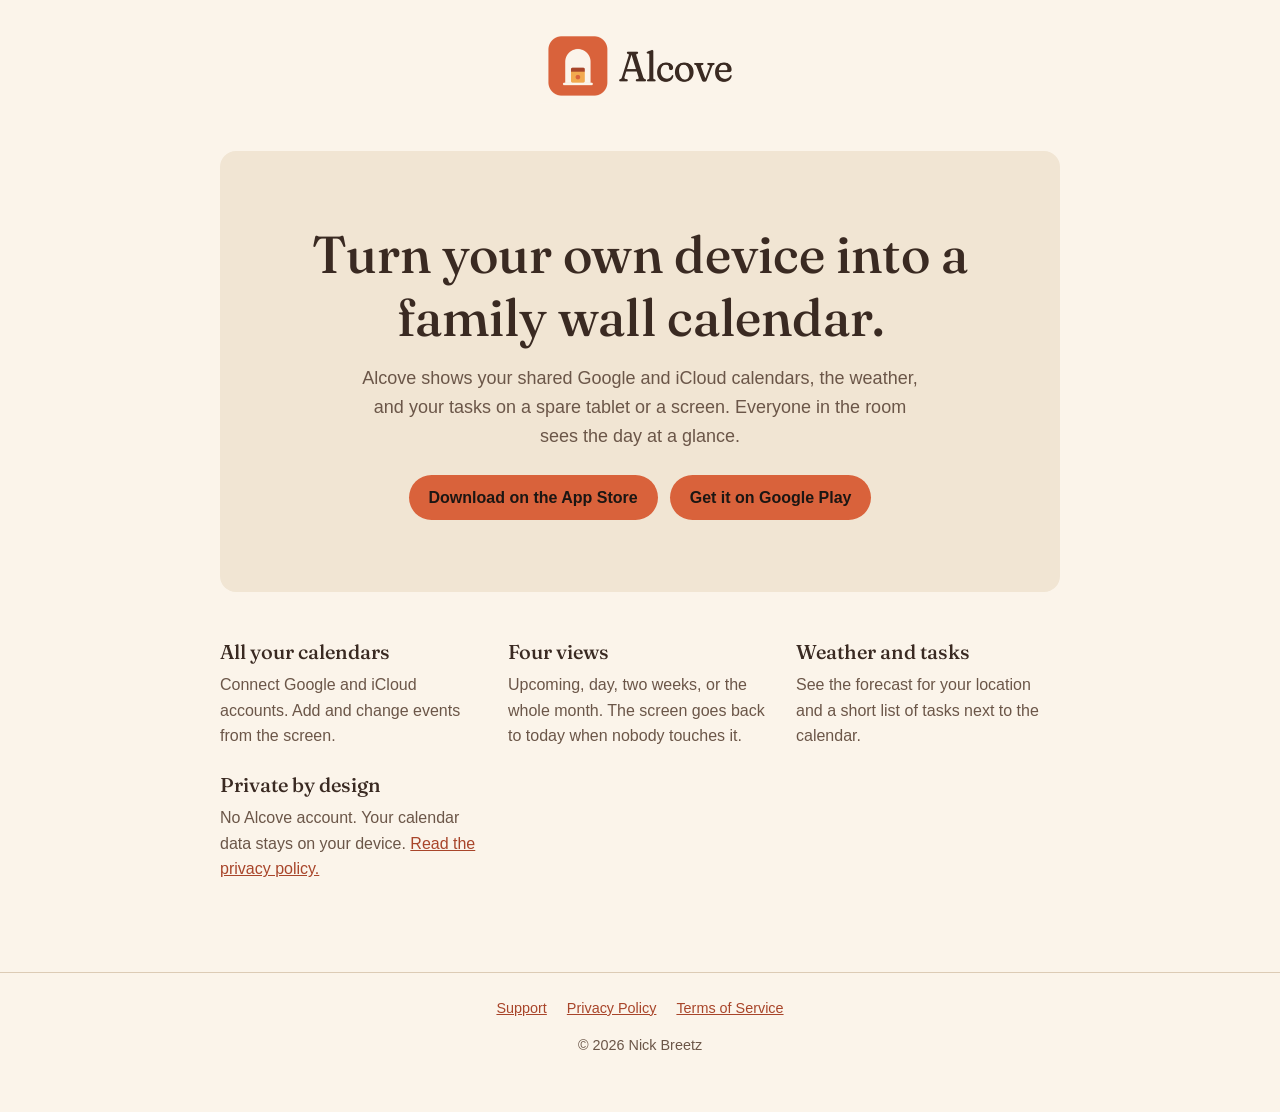
<file: index.html>
<!DOCTYPE html>
<html lang="en-US">
<head>
<meta charset="UTF-8" />
<meta name="viewport" content="width=device-width, initial-scale=1" />
<title>Alcove &#8211; Turn your own device into a family wall calendar</title>
<meta name="description" content="Turn your own device into a family wall calendar. Alcove shows your shared Google and iCloud calendars, the weather, and your tasks on a tablet or a screen." />
<link rel="icon" href="assets/favicon-32.png" sizes="32x32" />
<link rel="apple-touch-icon" href="assets/apple-touch-icon.png" />
<link rel="stylesheet" href="style.css" />
</head>
<body>
<header>
  <a href="/">
    <img class="logo logo-light" src="assets/logo.png" alt="Alcove" />
    <img class="logo logo-dark" src="assets/logo-dark.png" alt="Alcove" />
  </a>
</header>

<main>
  <section class="hero">
    <h1>Turn your own device into a family wall calendar.</h1>
    <p>Alcove shows your shared Google and iCloud calendars, the weather, and your tasks on a spare tablet or a screen. Everyone in the room sees the day at a glance.</p>
    <p class="stores">
      <a href="https://apps.apple.com/app/id6822089482">Download on the App Store</a>
      <a href="https://play.google.com/store/apps/details?id=com.breetz.alcove">Get it on Google Play</a>
    </p>
  </section>

  <section class="features">
    <div>
      <h2>All your calendars</h2>
      <p>Connect Google and iCloud accounts. Add and change events from the screen.</p>
    </div>
    <div>
      <h2>Four views</h2>
      <p>Upcoming, day, two weeks, or the whole month. The screen goes back to today when nobody touches it.</p>
    </div>
    <div>
      <h2>Weather and tasks</h2>
      <p>See the forecast for your location and a short list of tasks next to the calendar.</p>
    </div>
    <div>
      <h2>Private by design</h2>
      <p>No Alcove account. Your calendar data stays on your device. <a href="privacy.html">Read the privacy policy.</a></p>
    </div>
  </section>
</main>

<footer>
  <a href="support.html">Support</a>
  <a href="privacy.html">Privacy Policy</a>
  <a href="terms.html">Terms of Service</a>
  <p>&copy; 2026 Nick Breetz</p>
</footer>
</body>
</html>
</file>
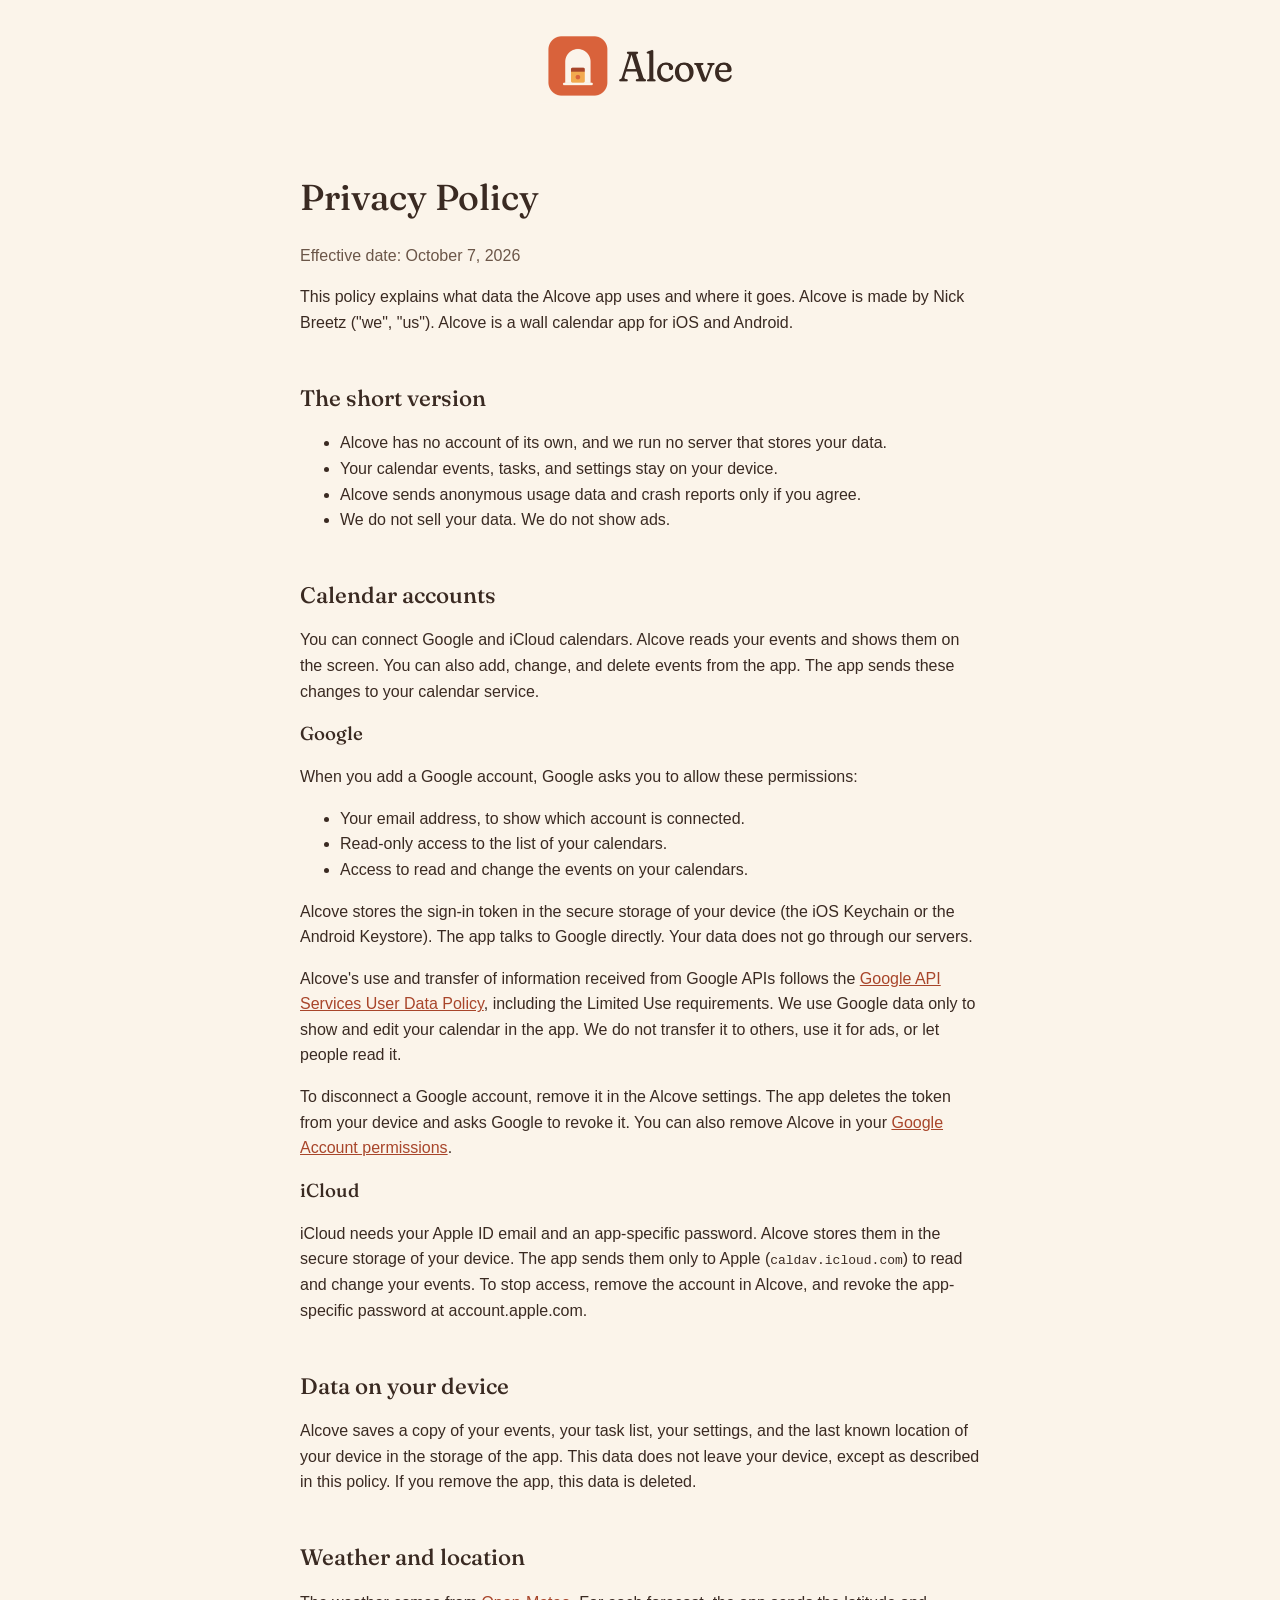
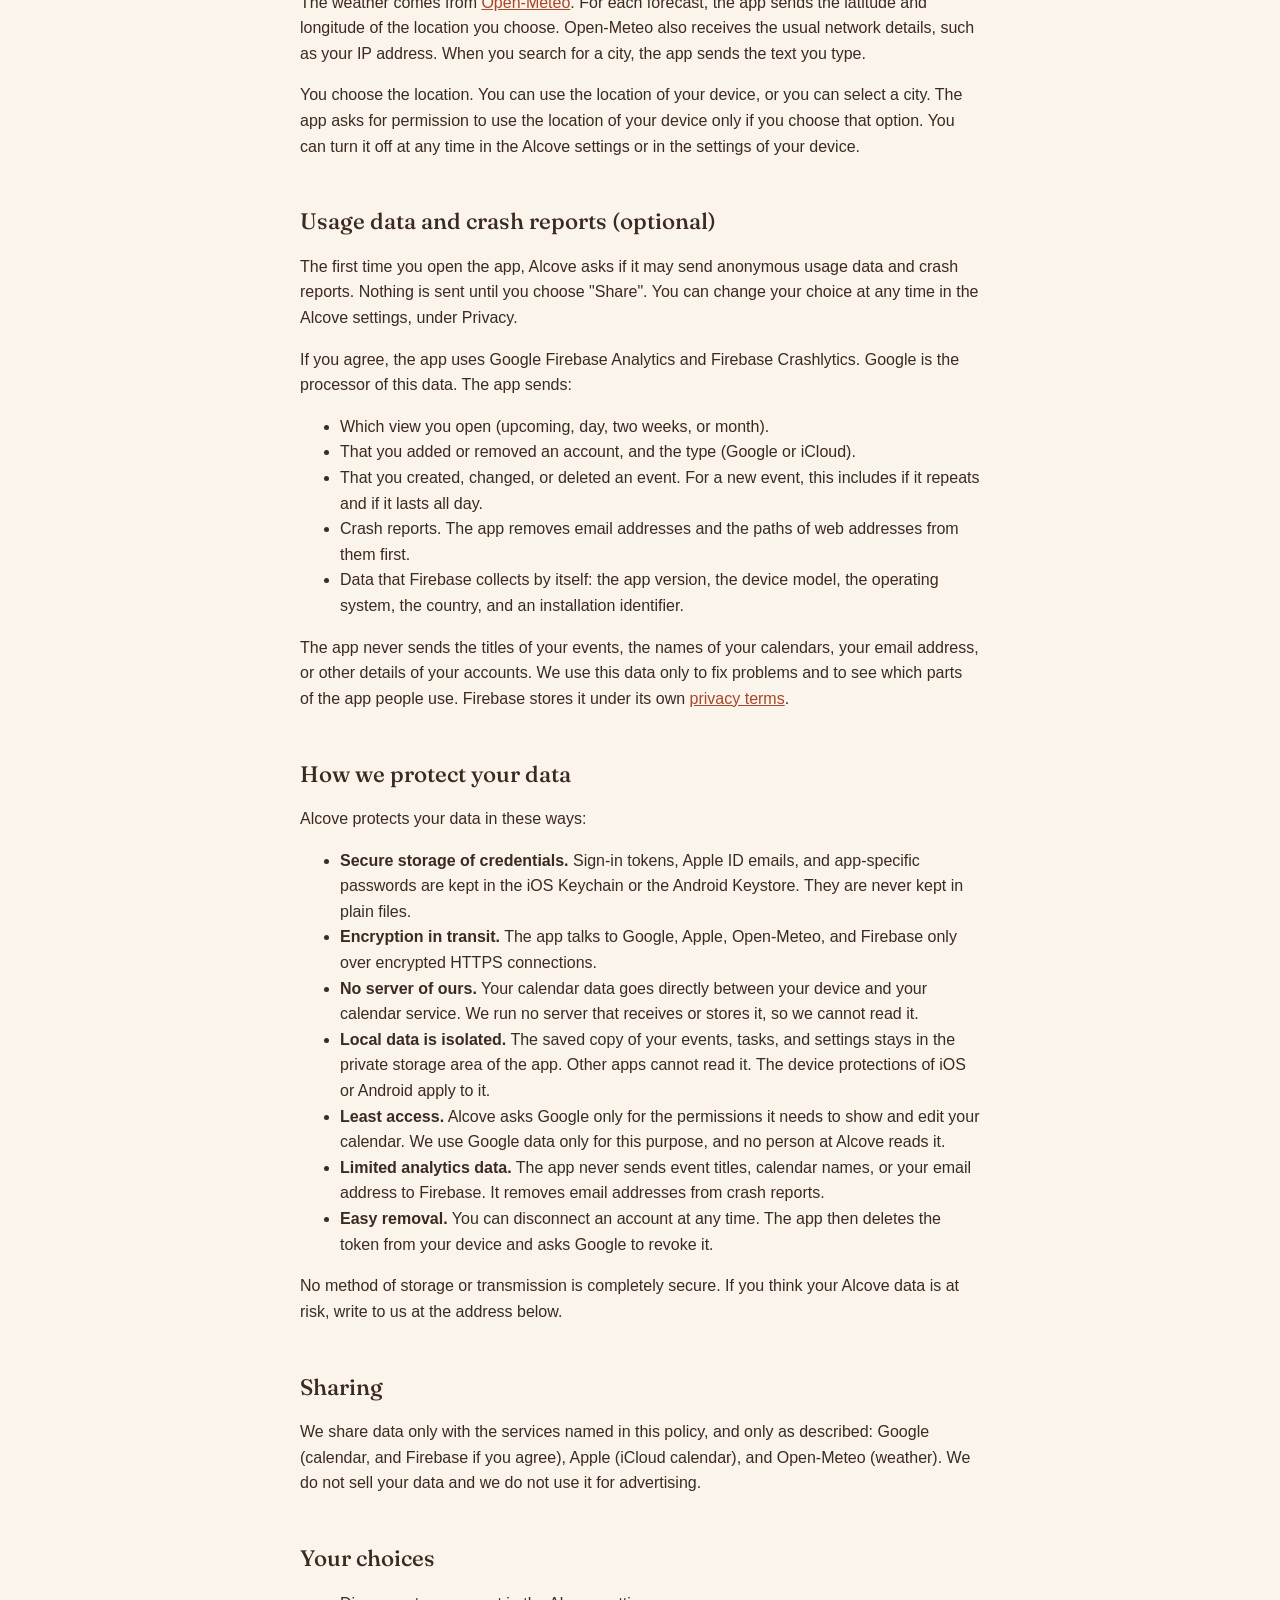
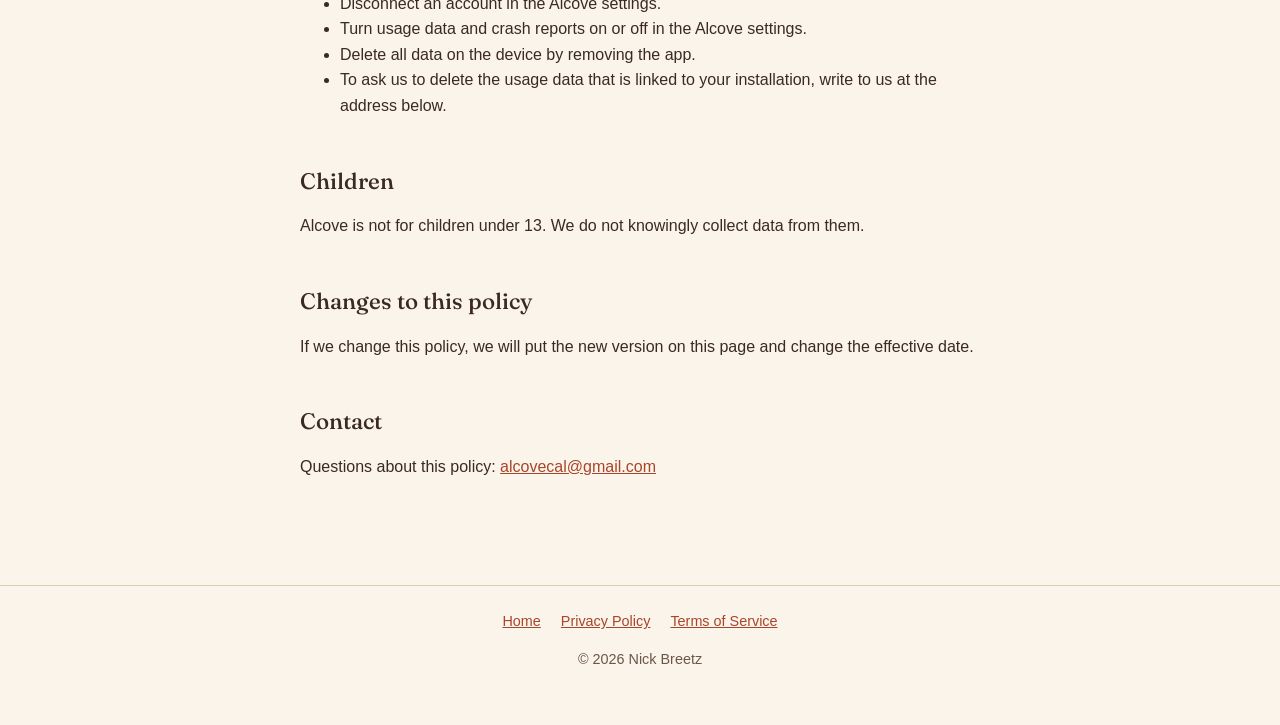
<file: privacy.html>
<!DOCTYPE html>
<html lang="en-US">
<head>
<meta charset="UTF-8" />
<meta name="viewport" content="width=device-width, initial-scale=1" />
<title>Privacy Policy &#8211; Alcove</title>
<meta name="description" content="How the Alcove app handles your data." />
<link rel="icon" href="assets/favicon-32.png" sizes="32x32" />
<link rel="apple-touch-icon" href="assets/apple-touch-icon.png" />
<link rel="stylesheet" href="style.css" />
</head>
<body>
<header>
  <a href="/">
    <img class="logo logo-light" src="assets/logo.png" alt="Alcove" />
    <img class="logo logo-dark" src="assets/logo-dark.png" alt="Alcove" />
  </a>
</header>

<main class="policy">
  <h1>Privacy Policy</h1>
  <p class="updated">Effective date: October 7, 2026</p>

  <p>This policy explains what data the Alcove app uses and where it goes. Alcove is made by Nick Breetz ("we", "us"). Alcove is a wall calendar app for iOS and Android.</p>

  <h2>The short version</h2>
  <ul>
    <li>Alcove has no account of its own, and we run no server that stores your data.</li>
    <li>Your calendar events, tasks, and settings stay on your device.</li>
    <li>Alcove sends anonymous usage data and crash reports only if you agree.</li>
    <li>We do not sell your data. We do not show ads.</li>
  </ul>

  <h2>Calendar accounts</h2>
  <p>You can connect Google and iCloud calendars. Alcove reads your events and shows them on the screen. You can also add, change, and delete events from the app. The app sends these changes to your calendar service.</p>

  <h3>Google</h3>
  <p>When you add a Google account, Google asks you to allow these permissions:</p>
  <ul>
    <li>Your email address, to show which account is connected.</li>
    <li>Read-only access to the list of your calendars.</li>
    <li>Access to read and change the events on your calendars.</li>
  </ul>
  <p>Alcove stores the sign-in token in the secure storage of your device (the iOS Keychain or the Android Keystore). The app talks to Google directly. Your data does not go through our servers.</p>
  <p>Alcove's use and transfer of information received from Google APIs follows the <a href="https://developers.google.com/terms/api-services-user-data-policy">Google API Services User Data Policy</a>, including the Limited Use requirements. We use Google data only to show and edit your calendar in the app. We do not transfer it to others, use it for ads, or let people read it.</p>
  <p>To disconnect a Google account, remove it in the Alcove settings. The app deletes the token from your device and asks Google to revoke it. You can also remove Alcove in your <a href="https://myaccount.google.com/permissions">Google Account permissions</a>.</p>

  <h3>iCloud</h3>
  <p>iCloud needs your Apple ID email and an app-specific password. Alcove stores them in the secure storage of your device. The app sends them only to Apple (<code>caldav.icloud.com</code>) to read and change your events. To stop access, remove the account in Alcove, and revoke the app-specific password at account.apple.com.</p>

  <h2>Data on your device</h2>
  <p>Alcove saves a copy of your events, your task list, your settings, and the last known location of your device in the storage of the app. This data does not leave your device, except as described in this policy. If you remove the app, this data is deleted.</p>

  <h2>Weather and location</h2>
  <p>The weather comes from <a href="https://open-meteo.com">Open-Meteo</a>. For each forecast, the app sends the latitude and longitude of the location you choose. Open-Meteo also receives the usual network details, such as your IP address. When you search for a city, the app sends the text you type.</p>
  <p>You choose the location. You can use the location of your device, or you can select a city. The app asks for permission to use the location of your device only if you choose that option. You can turn it off at any time in the Alcove settings or in the settings of your device.</p>

  <h2>Usage data and crash reports (optional)</h2>
  <p>The first time you open the app, Alcove asks if it may send anonymous usage data and crash reports. Nothing is sent until you choose "Share". You can change your choice at any time in the Alcove settings, under Privacy.</p>
  <p>If you agree, the app uses Google Firebase Analytics and Firebase Crashlytics. Google is the processor of this data. The app sends:</p>
  <ul>
    <li>Which view you open (upcoming, day, two weeks, or month).</li>
    <li>That you added or removed an account, and the type (Google or iCloud).</li>
    <li>That you created, changed, or deleted an event. For a new event, this includes if it repeats and if it lasts all day.</li>
    <li>Crash reports. The app removes email addresses and the paths of web addresses from them first.</li>
    <li>Data that Firebase collects by itself: the app version, the device model, the operating system, the country, and an installation identifier.</li>
  </ul>
  <p>The app never sends the titles of your events, the names of your calendars, your email address, or other details of your accounts. We use this data only to fix problems and to see which parts of the app people use. Firebase stores it under its own <a href="https://firebase.google.com/support/privacy">privacy terms</a>.</p>

  <h2>How we protect your data</h2>
  <p>Alcove protects your data in these ways:</p>
  <ul>
    <li><strong>Secure storage of credentials.</strong> Sign-in tokens, Apple ID emails, and app-specific passwords are kept in the iOS Keychain or the Android Keystore. They are never kept in plain files.</li>
    <li><strong>Encryption in transit.</strong> The app talks to Google, Apple, Open-Meteo, and Firebase only over encrypted HTTPS connections.</li>
    <li><strong>No server of ours.</strong> Your calendar data goes directly between your device and your calendar service. We run no server that receives or stores it, so we cannot read it.</li>
    <li><strong>Local data is isolated.</strong> The saved copy of your events, tasks, and settings stays in the private storage area of the app. Other apps cannot read it. The device protections of iOS or Android apply to it.</li>
    <li><strong>Least access.</strong> Alcove asks Google only for the permissions it needs to show and edit your calendar. We use Google data only for this purpose, and no person at Alcove reads it.</li>
    <li><strong>Limited analytics data.</strong> The app never sends event titles, calendar names, or your email address to Firebase. It removes email addresses from crash reports.</li>
    <li><strong>Easy removal.</strong> You can disconnect an account at any time. The app then deletes the token from your device and asks Google to revoke it.</li>
  </ul>
  <p>No method of storage or transmission is completely secure. If you think your Alcove data is at risk, write to us at the address below.</p>

  <h2>Sharing</h2>
  <p>We share data only with the services named in this policy, and only as described: Google (calendar, and Firebase if you agree), Apple (iCloud calendar), and Open-Meteo (weather). We do not sell your data and we do not use it for advertising.</p>

  <h2>Your choices</h2>
  <ul>
    <li>Disconnect an account in the Alcove settings.</li>
    <li>Turn usage data and crash reports on or off in the Alcove settings.</li>
    <li>Delete all data on the device by removing the app.</li>
    <li>To ask us to delete the usage data that is linked to your installation, write to us at the address below.</li>
  </ul>

  <h2>Children</h2>
  <p>Alcove is not for children under 13. We do not knowingly collect data from them.</p>

  <h2>Changes to this policy</h2>
  <p>If we change this policy, we will put the new version on this page and change the effective date.</p>

  <h2>Contact</h2>
  <p>Questions about this policy: <a href="mailto:alcovecal@gmail.com">alcovecal@gmail.com</a></p>
</main>

<footer>
  <a href="/">Home</a>
  <a href="privacy.html">Privacy Policy</a>
  <a href="terms.html">Terms of Service</a>
  <p>&copy; 2026 Nick Breetz</p>
</footer>
</body>
</html>
</file>
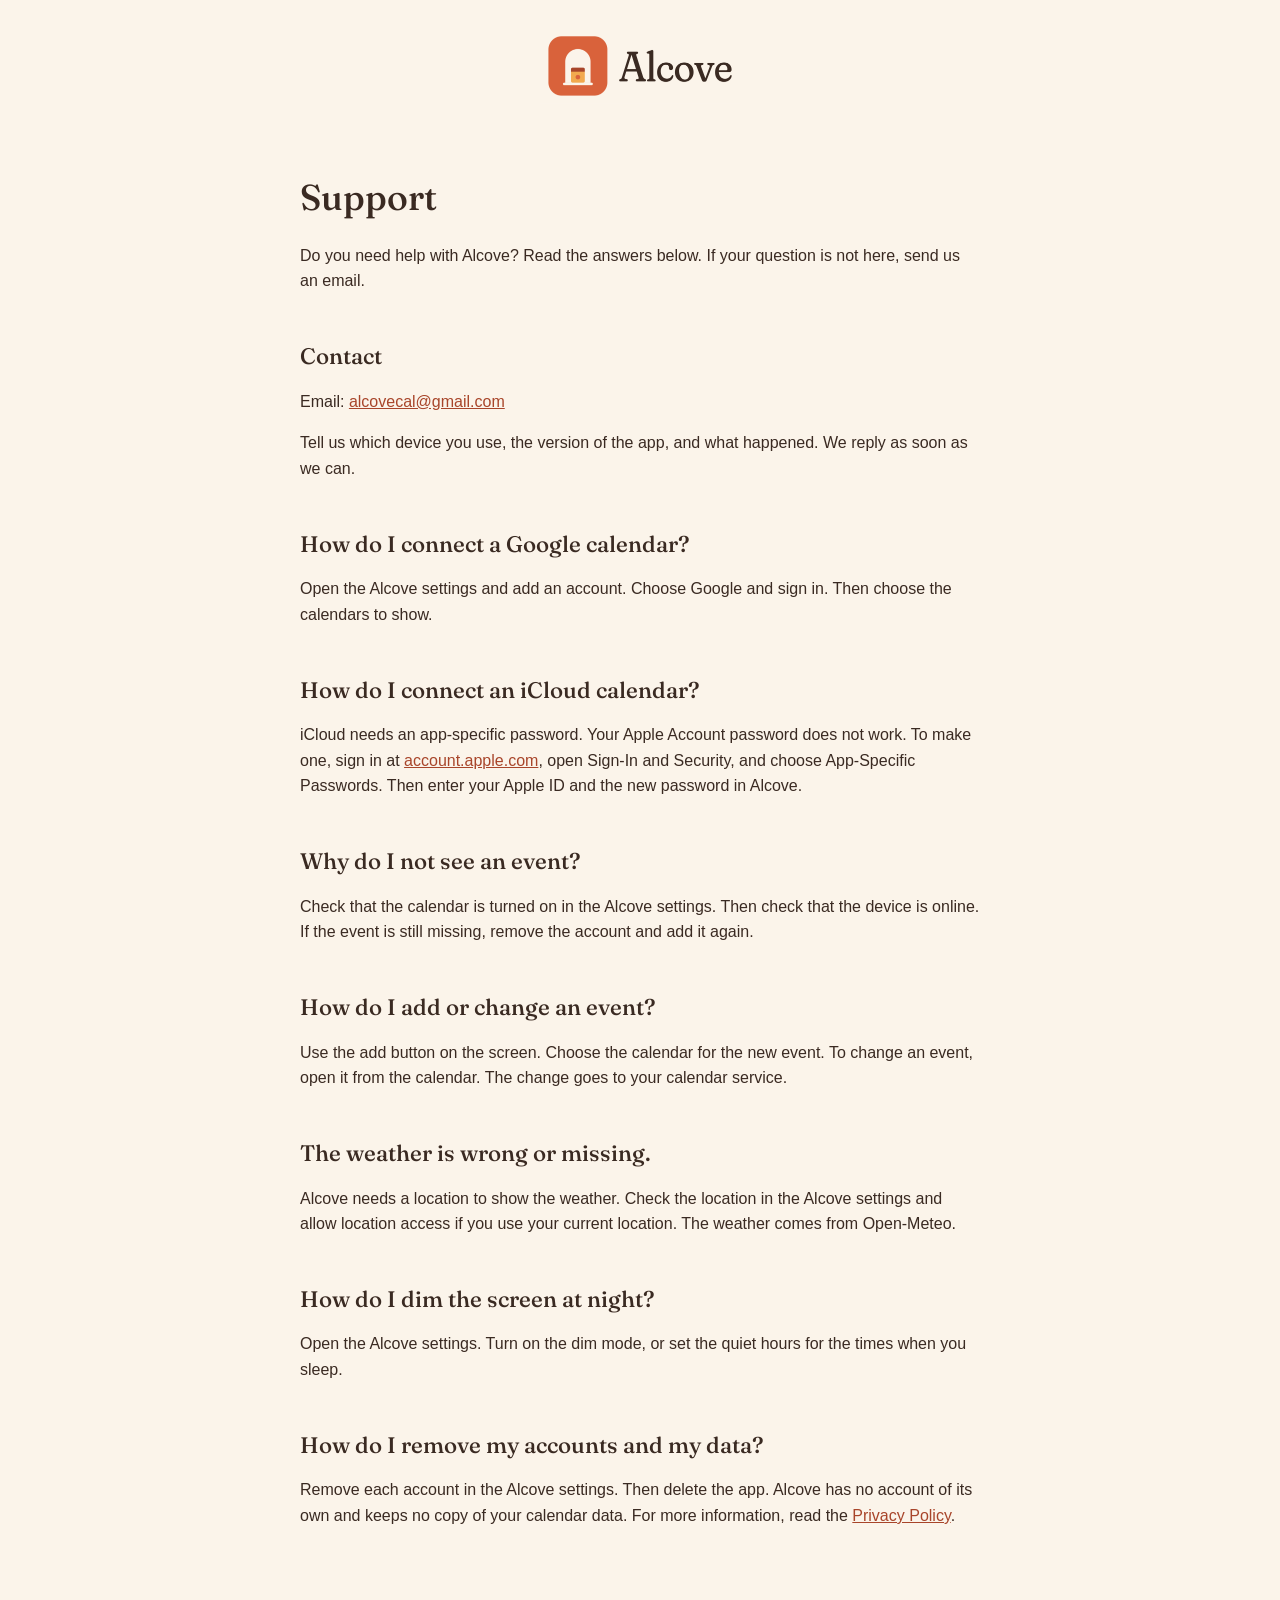
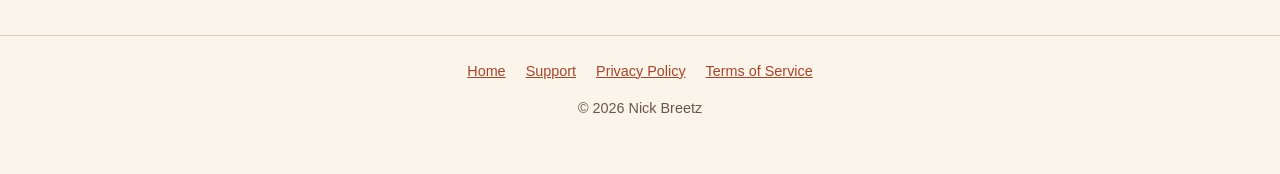
<file: support.html>
<!DOCTYPE html>
<html lang="en-US">
<head>
<meta charset="UTF-8" />
<meta name="viewport" content="width=device-width, initial-scale=1" />
<title>Support &#8211; Alcove</title>
<meta name="description" content="Get help with the Alcove app. Find answers to common questions and contact support." />
<link rel="icon" href="assets/favicon-32.png" sizes="32x32" />
<link rel="apple-touch-icon" href="assets/apple-touch-icon.png" />
<link rel="stylesheet" href="style.css" />
</head>
<body>
<header>
  <a href="/">
    <img class="logo logo-light" src="assets/logo.png" alt="Alcove" />
    <img class="logo logo-dark" src="assets/logo-dark.png" alt="Alcove" />
  </a>
</header>

<main class="policy">
  <h1>Support</h1>
  <p>Do you need help with Alcove? Read the answers below. If your question is not here, send us an email.</p>

  <h2>Contact</h2>
  <p>Email: <a href="mailto:alcovecal@gmail.com">alcovecal@gmail.com</a></p>
  <p>Tell us which device you use, the version of the app, and what happened. We reply as soon as we can.</p>

  <h2>How do I connect a Google calendar?</h2>
  <p>Open the Alcove settings and add an account. Choose Google and sign in. Then choose the calendars to show.</p>

  <h2>How do I connect an iCloud calendar?</h2>
  <p>iCloud needs an app-specific password. Your Apple Account password does not work. To make one, sign in at <a href="https://account.apple.com">account.apple.com</a>, open Sign-In and Security, and choose App-Specific Passwords. Then enter your Apple ID and the new password in Alcove.</p>

  <h2>Why do I not see an event?</h2>
  <p>Check that the calendar is turned on in the Alcove settings. Then check that the device is online. If the event is still missing, remove the account and add it again.</p>

  <h2>How do I add or change an event?</h2>
  <p>Use the add button on the screen. Choose the calendar for the new event. To change an event, open it from the calendar. The change goes to your calendar service.</p>

  <h2>The weather is wrong or missing.</h2>
  <p>Alcove needs a location to show the weather. Check the location in the Alcove settings and allow location access if you use your current location. The weather comes from Open-Meteo.</p>

  <h2>How do I dim the screen at night?</h2>
  <p>Open the Alcove settings. Turn on the dim mode, or set the quiet hours for the times when you sleep.</p>

  <h2>How do I remove my accounts and my data?</h2>
  <p>Remove each account in the Alcove settings. Then delete the app. Alcove has no account of its own and keeps no copy of your calendar data. For more information, read the <a href="privacy.html">Privacy Policy</a>.</p>
</main>

<footer>
  <a href="/">Home</a>
  <a href="support.html">Support</a>
  <a href="privacy.html">Privacy Policy</a>
  <a href="terms.html">Terms of Service</a>
  <p>&copy; 2026 Nick Breetz</p>
</footer>
</body>
</html>
</file>
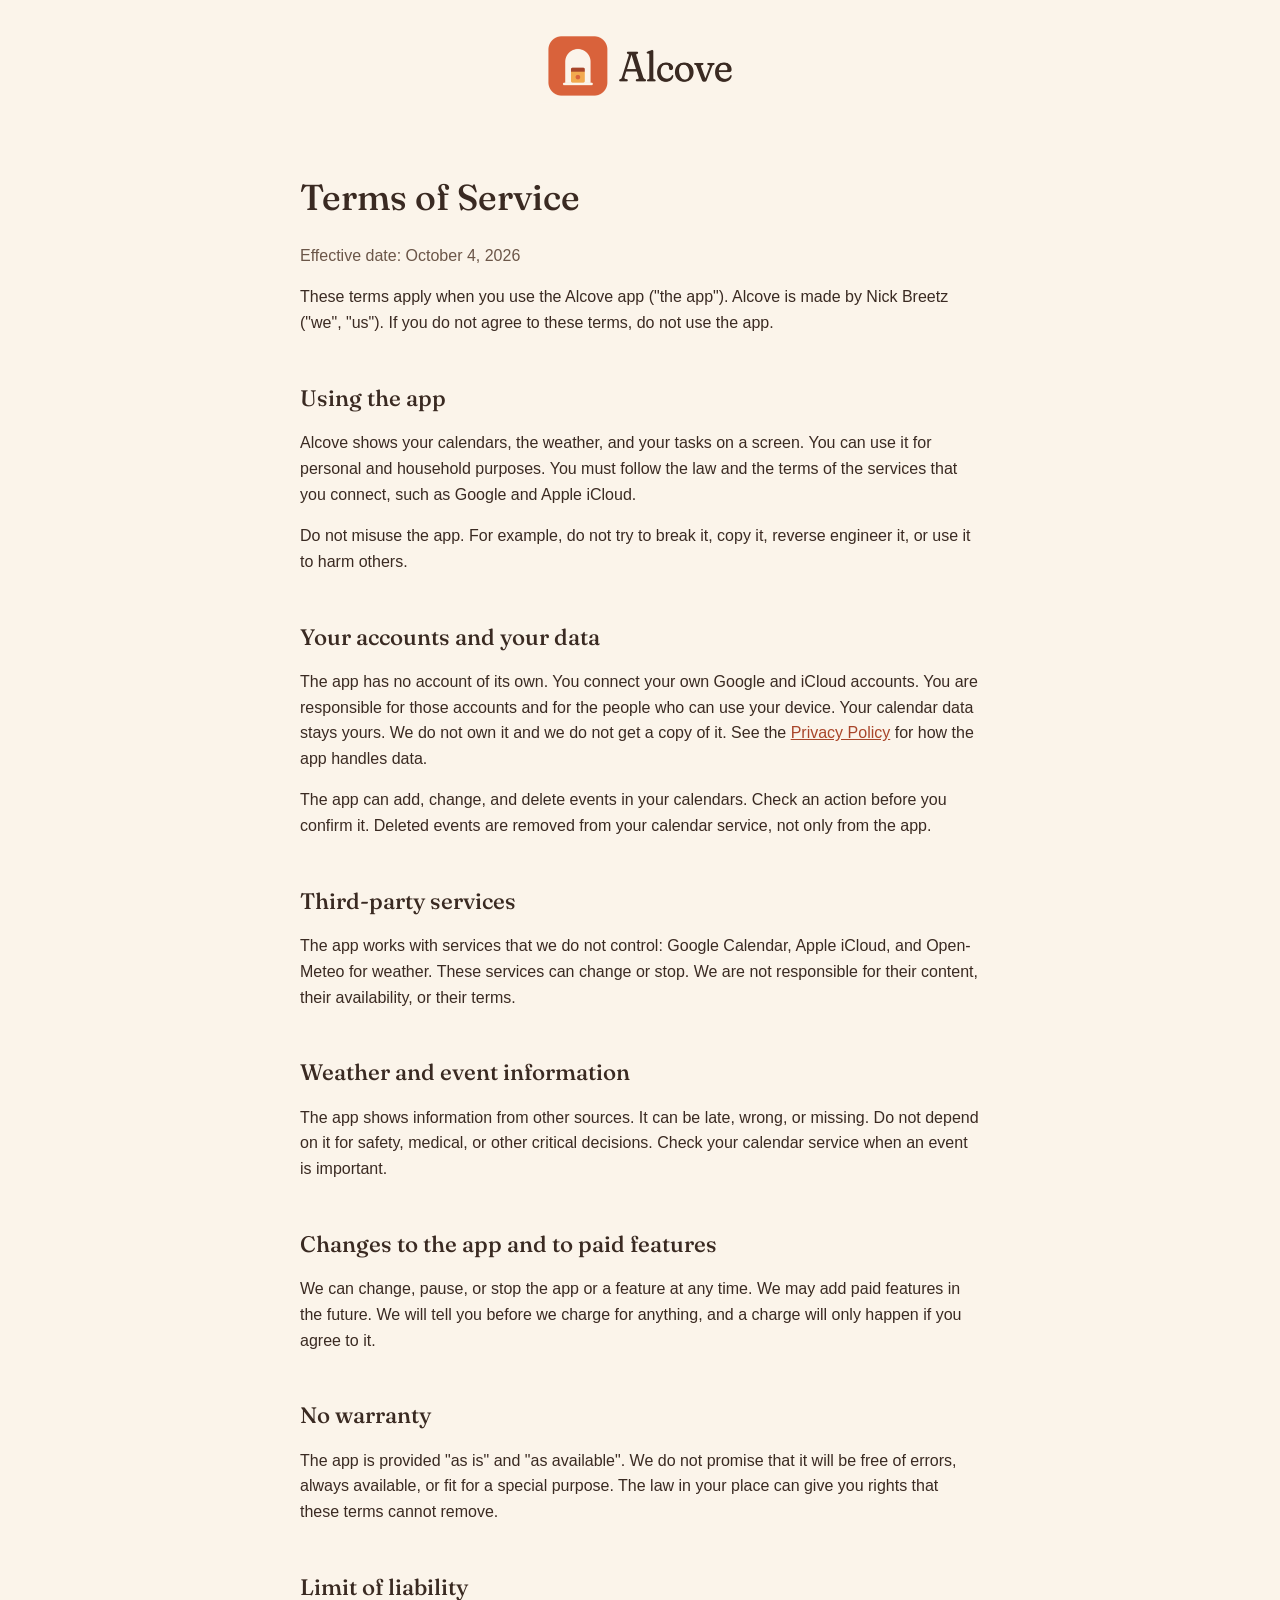
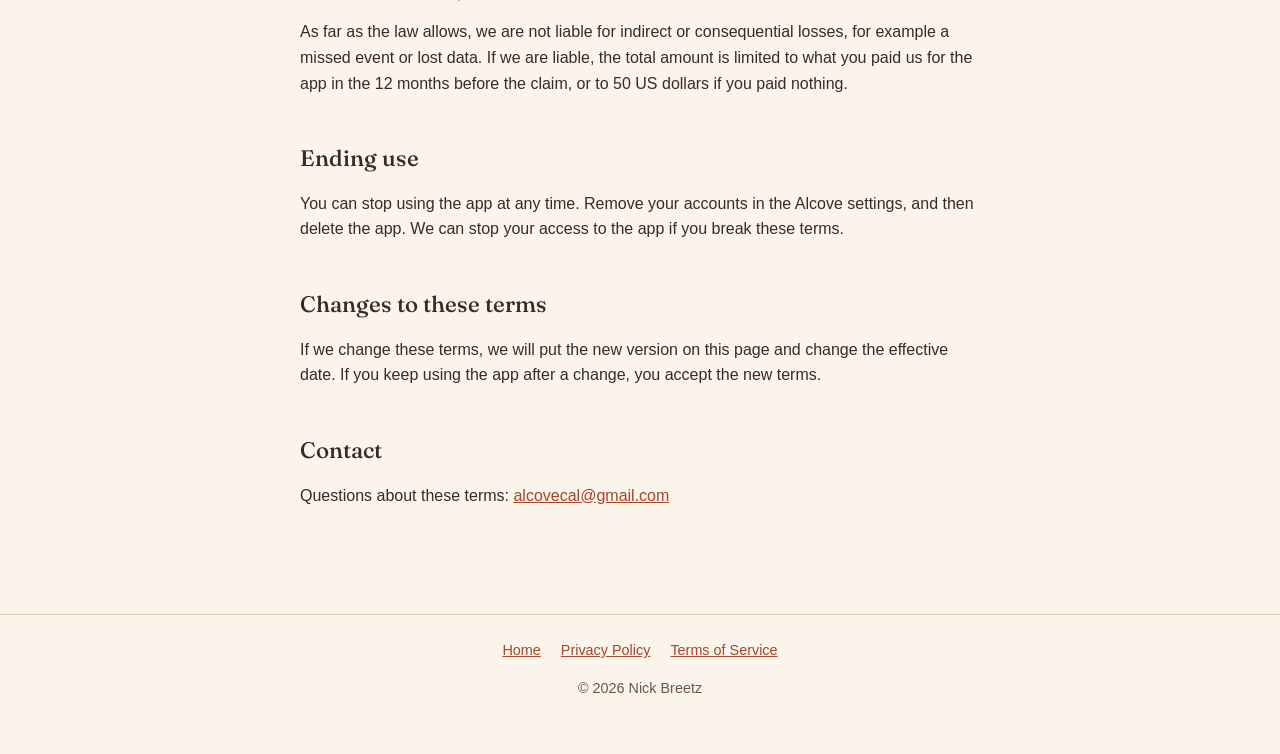
<file: terms.html>
<!DOCTYPE html>
<html lang="en-US">
<head>
<meta charset="UTF-8" />
<meta name="viewport" content="width=device-width, initial-scale=1" />
<title>Terms of Service &#8211; Alcove</title>
<meta name="description" content="The terms for using the Alcove app." />
<link rel="icon" href="assets/favicon-32.png" sizes="32x32" />
<link rel="apple-touch-icon" href="assets/apple-touch-icon.png" />
<link rel="stylesheet" href="style.css" />
</head>
<body>
<header>
  <a href="/">
    <img class="logo logo-light" src="assets/logo.png" alt="Alcove" />
    <img class="logo logo-dark" src="assets/logo-dark.png" alt="Alcove" />
  </a>
</header>

<main class="policy">
  <h1>Terms of Service</h1>
  <p class="updated">Effective date: October 4, 2026</p>

  <p>These terms apply when you use the Alcove app ("the app"). Alcove is made by Nick Breetz ("we", "us"). If you do not agree to these terms, do not use the app.</p>

  <h2>Using the app</h2>
  <p>Alcove shows your calendars, the weather, and your tasks on a screen. You can use it for personal and household purposes. You must follow the law and the terms of the services that you connect, such as Google and Apple iCloud.</p>
  <p>Do not misuse the app. For example, do not try to break it, copy it, reverse engineer it, or use it to harm others.</p>

  <h2>Your accounts and your data</h2>
  <p>The app has no account of its own. You connect your own Google and iCloud accounts. You are responsible for those accounts and for the people who can use your device. Your calendar data stays yours. We do not own it and we do not get a copy of it. See the <a href="privacy.html">Privacy Policy</a> for how the app handles data.</p>
  <p>The app can add, change, and delete events in your calendars. Check an action before you confirm it. Deleted events are removed from your calendar service, not only from the app.</p>

  <h2>Third-party services</h2>
  <p>The app works with services that we do not control: Google Calendar, Apple iCloud, and Open-Meteo for weather. These services can change or stop. We are not responsible for their content, their availability, or their terms.</p>

  <h2>Weather and event information</h2>
  <p>The app shows information from other sources. It can be late, wrong, or missing. Do not depend on it for safety, medical, or other critical decisions. Check your calendar service when an event is important.</p>

  <h2>Changes to the app and to paid features</h2>
  <p>We can change, pause, or stop the app or a feature at any time. We may add paid features in the future. We will tell you before we charge for anything, and a charge will only happen if you agree to it.</p>

  <h2>No warranty</h2>
  <p>The app is provided "as is" and "as available". We do not promise that it will be free of errors, always available, or fit for a special purpose. The law in your place can give you rights that these terms cannot remove.</p>

  <h2>Limit of liability</h2>
  <p>As far as the law allows, we are not liable for indirect or consequential losses, for example a missed event or lost data. If we are liable, the total amount is limited to what you paid us for the app in the 12 months before the claim, or to 50 US dollars if you paid nothing.</p>

  <h2>Ending use</h2>
  <p>You can stop using the app at any time. Remove your accounts in the Alcove settings, and then delete the app. We can stop your access to the app if you break these terms.</p>

  <h2>Changes to these terms</h2>
  <p>If we change these terms, we will put the new version on this page and change the effective date. If you keep using the app after a change, you accept the new terms.</p>

  <h2>Contact</h2>
  <p>Questions about these terms: <a href="mailto:alcovecal@gmail.com">alcovecal@gmail.com</a></p>
</main>

<footer>
  <a href="/">Home</a>
  <a href="privacy.html">Privacy Policy</a>
  <a href="terms.html">Terms of Service</a>
  <p>&copy; 2026 Nick Breetz</p>
</footer>
</body>
</html>
</file>
<file: style.css>
@font-face {
  font-family: 'Fraunces';
  src: url('fonts/Fraunces-Variable.ttf') format('truetype');
  font-weight: 100 900;
  font-display: swap;
}

:root {
  --bg: #fbf4ea;
  --surface: #f1e5d3;
  --text: #3a2a22;
  --muted: #6b5648;
  --link: #a8452a;
  --ember: #d9623b;
  --line: #dccbb5;
  --max-width: 880px;
}

@media (prefers-color-scheme: dark) {
  :root {
    --bg: #1b1613;
    --surface: #271f1b;
    --text: #f1e5d3;
    --muted: #cdbcaa;
    --link: #f2a94e;
    --line: #4a3d35;
  }
}

* {
  box-sizing: border-box;
}

body {
  margin: 0;
  background: var(--bg);
  color: var(--text);
  font-family: -apple-system, BlinkMacSystemFont, 'Segoe UI', Roboto, sans-serif;
  line-height: 1.6;
}

h1,
h2,
h3 {
  font-family: 'Fraunces', Georgia, serif;
  font-weight: 500;
  line-height: 1.2;
}

a {
  color: var(--link);
}

header {
  padding: 28px 20px 0;
  text-align: center;
}

.logo {
  width: 200px;
  height: auto;
}

.logo-dark {
  display: none;
}

@media (prefers-color-scheme: dark) {
  .logo-light {
    display: none;
  }
  .logo-dark {
    display: inline;
  }
}

main {
  max-width: var(--max-width);
  margin: 0 auto;
  padding: 40px 20px 10vh;
}

.hero {
  background: var(--surface);
  border-radius: 16px;
  padding: 8vh 24px;
  text-align: center;
}

.hero h1 {
  font-size: clamp(2rem, 6vw, 3.25rem);
  margin: 0 0 16px;
}

.hero p {
  max-width: 560px;
  margin: 0 auto;
  color: var(--muted);
  font-size: 1.125rem;
}

.soon {
  display: inline-block;
  margin-top: 24px;
  padding: 8px 18px;
  border: 1px solid var(--line);
  border-radius: 999px;
  color: var(--muted);
  font-size: 0.95rem;
}

.hero .stores {
  display: flex;
  flex-wrap: wrap;
  justify-content: center;
  gap: 12px;
  margin-top: 24px;
}

.stores a {
  padding: 10px 20px;
  border-radius: 999px;
  background: var(--ember);
  color: #1b1613;
  font-size: 1rem;
  font-weight: 600;
  text-decoration: none;
}

.stores a:hover {
  filter: brightness(1.08);
}

.features {
  display: grid;
  grid-template-columns: repeat(auto-fit, minmax(240px, 1fr));
  gap: 24px;
  margin-top: 48px;
}

.features h2 {
  font-size: 1.25rem;
  margin: 0 0 8px;
}

.features p {
  margin: 0;
  color: var(--muted);
}

.policy {
  max-width: 720px;
}

.policy h1 {
  font-size: 2.25rem;
}

.policy h2 {
  font-size: 1.4rem;
  margin-top: 2.2em;
}

.policy .updated {
  color: var(--muted);
}

footer {
  border-top: 1px solid var(--line);
  padding: 24px 20px 40px;
  text-align: center;
  color: var(--muted);
  font-size: 0.9rem;
}

footer a {
  margin: 0 8px;
}
</file>
